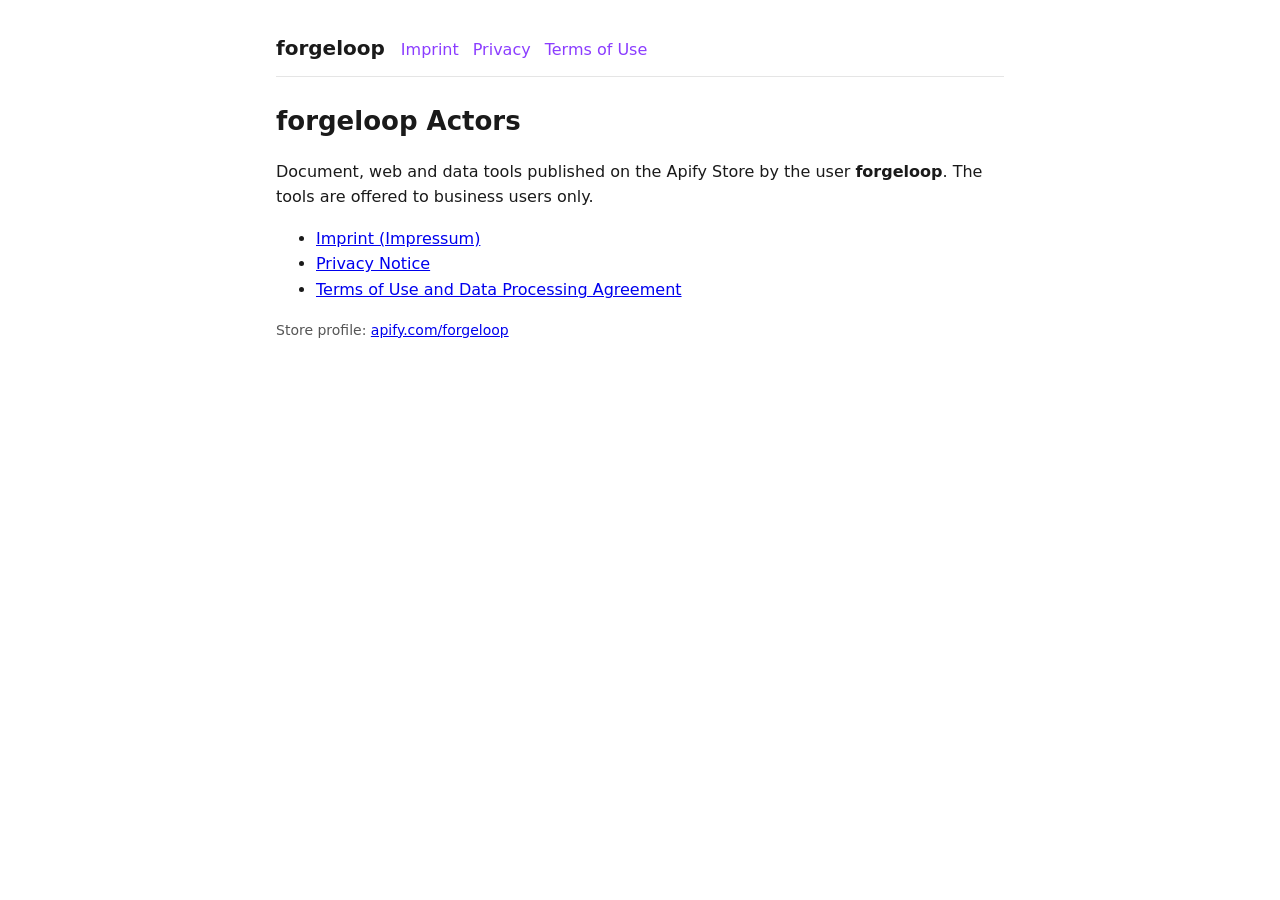
<file: index.html>
<!doctype html>
<html lang="en">
<head>
<meta charset="utf-8">
<meta name="viewport" content="width=device-width, initial-scale=1">
<title>forgeloop: Legal</title>
<link rel="stylesheet" href="style.css">
</head>
<body>
<main>
<header><strong>forgeloop</strong><nav><a href="imprint.html">Imprint</a><a href="privacy.html">Privacy</a><a href="terms.html">Terms of Use</a></nav></header>
<h1>forgeloop Actors</h1>
<p>Document, web and data tools published on the Apify Store by the user <strong>forgeloop</strong>. The tools are offered to business users only.</p>
<ul>
<li><a href="imprint.html">Imprint (Impressum)</a></li>
<li><a href="privacy.html">Privacy Notice</a></li>
<li><a href="terms.html">Terms of Use and Data Processing Agreement</a></li>
</ul>
<p class="muted">Store profile: <a href="https://apify.com/forgeloop">apify.com/forgeloop</a></p>
</main>
</body>
</html>
</file>
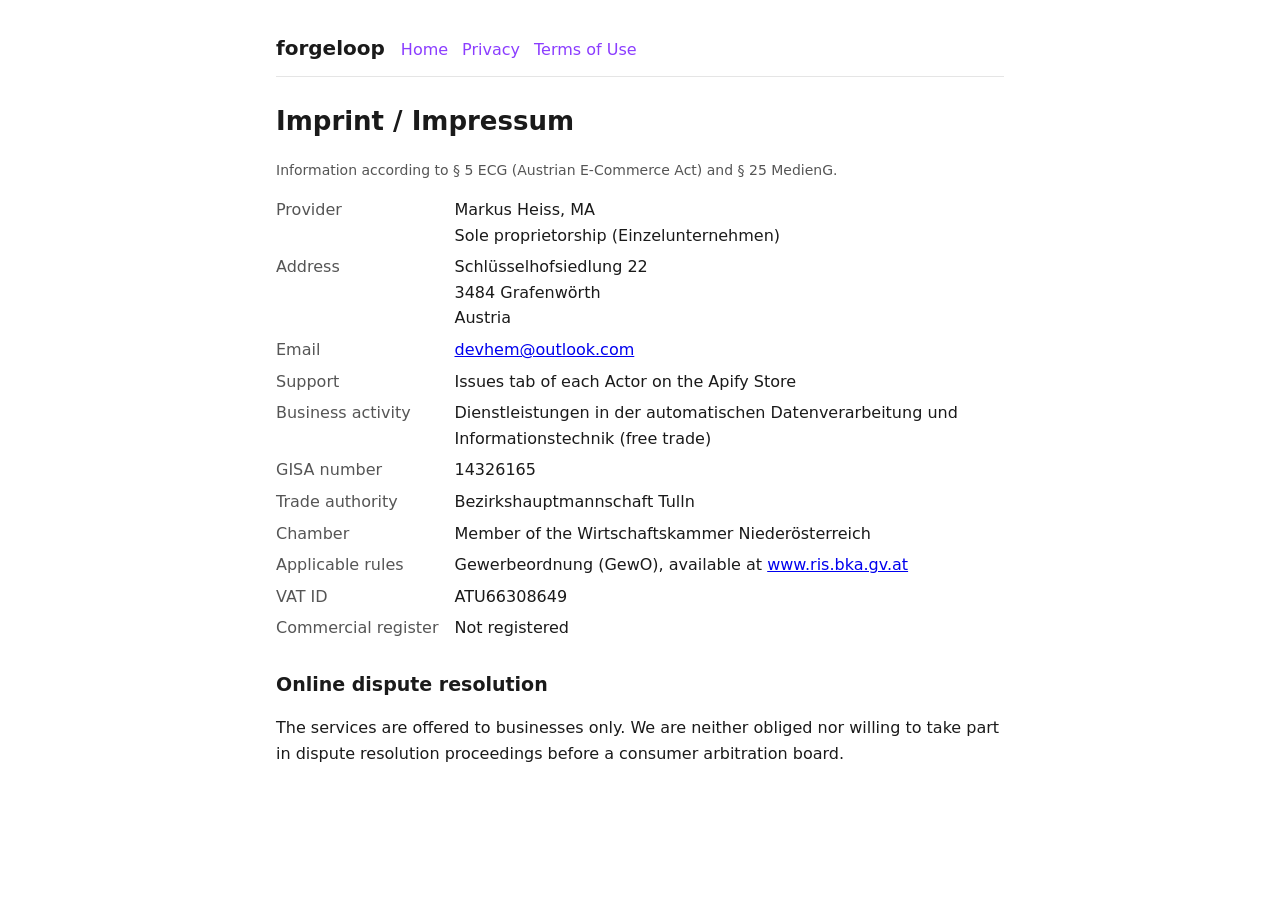
<file: imprint.html>
<!doctype html>
<html lang="en">
<head>
<meta charset="utf-8">
<meta name="viewport" content="width=device-width, initial-scale=1">
<title>forgeloop: Imprint</title>
<link rel="stylesheet" href="style.css">
</head>
<body>
<main>
<header><strong>forgeloop</strong><nav><a href="index.html">Home</a><a href="privacy.html">Privacy</a><a href="terms.html">Terms of Use</a></nav></header>
<h1>Imprint / Impressum</h1>
<p class="muted">Information according to § 5 ECG (Austrian E-Commerce Act) and § 25 MedienG.</p>
<dl>
<dt>Provider</dt><dd>Markus Heiss, MA<br>Sole proprietorship (Einzelunternehmen)</dd>
<dt>Address</dt><dd>Schlüsselhofsiedlung 22<br>3484 Grafenwörth<br>Austria</dd>
<dt>Email</dt><dd><a href="mailto:devhem@outlook.com">devhem@outlook.com</a></dd>
<dt>Support</dt><dd>Issues tab of each Actor on the Apify Store</dd>
<dt>Business activity</dt><dd>Dienstleistungen in der automatischen Datenverarbeitung und Informationstechnik (free trade)</dd>
<dt>GISA number</dt><dd>14326165</dd>
<dt>Trade authority</dt><dd>Bezirkshauptmannschaft Tulln</dd>
<dt>Chamber</dt><dd>Member of the Wirtschaftskammer Niederösterreich</dd>
<dt>Applicable rules</dt><dd>Gewerbeordnung (GewO), available at <a href="https://www.ris.bka.gv.at">www.ris.bka.gv.at</a></dd>
<dt>VAT ID</dt><dd>ATU66308649</dd>
<dt>Commercial register</dt><dd>Not registered</dd>
</dl>
<h2>Online dispute resolution</h2>
<p>The services are offered to businesses only. We are neither obliged nor willing to take part in dispute resolution proceedings before a consumer arbitration board.</p>
</main>
</body>
</html>
</file>
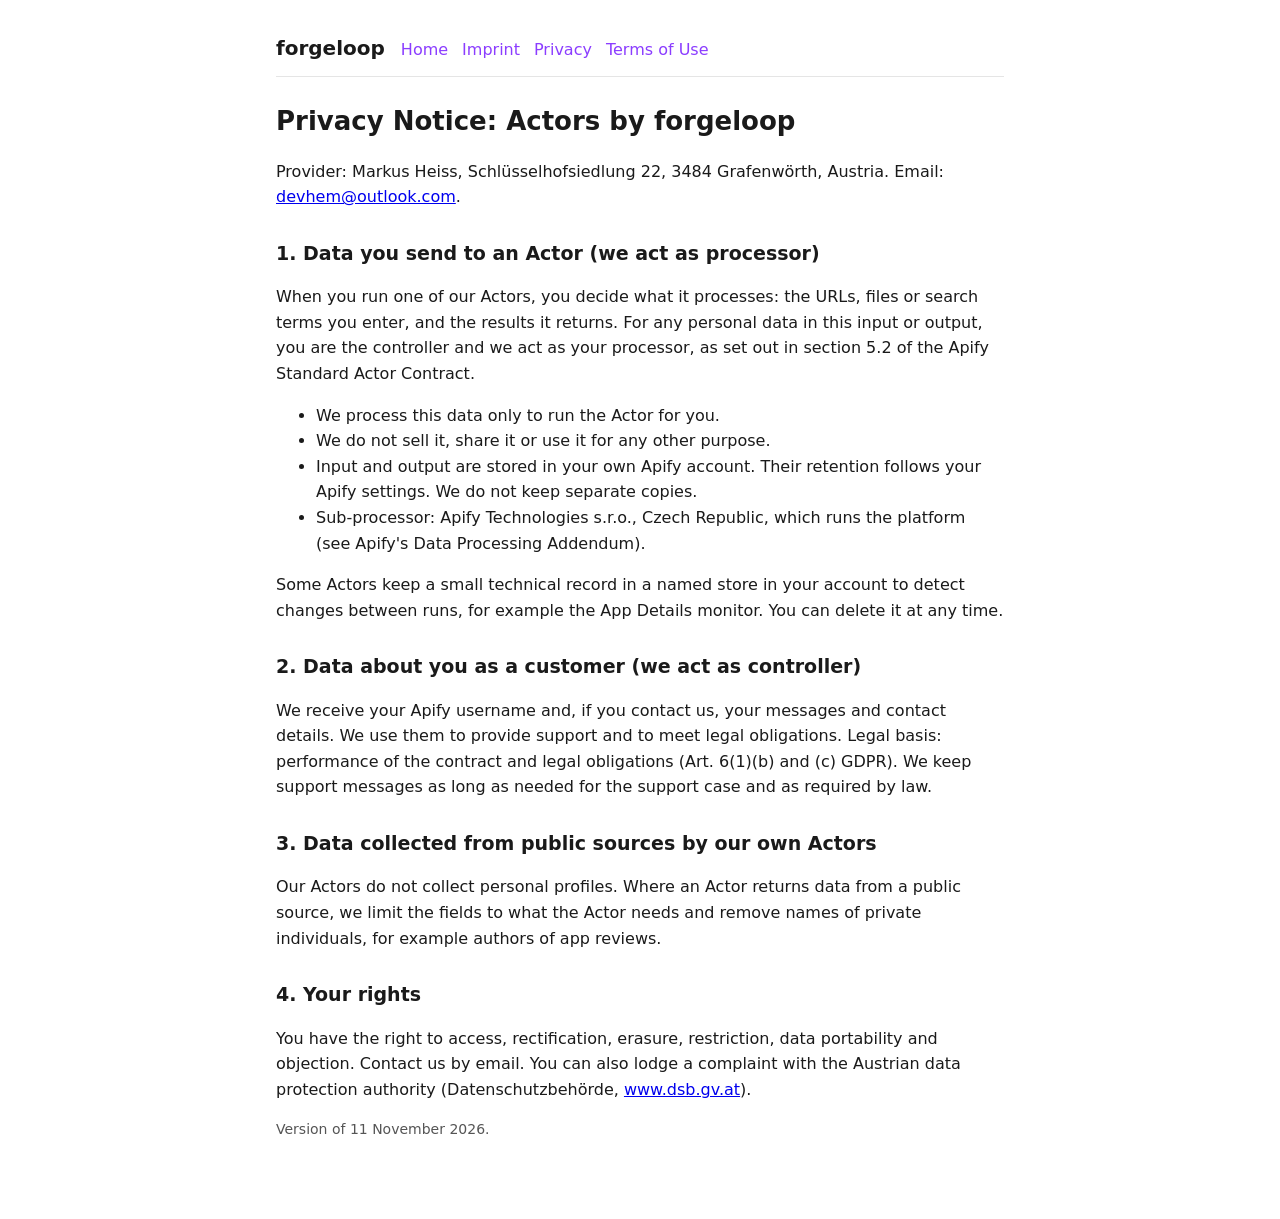
<file: privacy.html>
<!doctype html>
<html lang="en">
<head>
<meta charset="utf-8">
<meta name="viewport" content="width=device-width, initial-scale=1">
<title>forgeloop: Privacy Notice</title>
<link rel="stylesheet" href="style.css">
</head>
<body>
<main>
<header><strong>forgeloop</strong><nav><a href="index.html">Home</a><a href="imprint.html">Imprint</a><a href="privacy.html">Privacy</a><a href="terms.html">Terms of Use</a></nav></header>
<h1>Privacy Notice: Actors by forgeloop</h1>
<p>Provider: Markus Heiss, Schlüsselhofsiedlung 22, 3484 Grafenwörth, Austria. Email: <a href="mailto:devhem@outlook.com">devhem@outlook.com</a>.</p>
<h2>1. Data you send to an Actor (we act as processor)</h2>
<p>When you run one of our Actors, you decide what it processes: the URLs, files or search terms you enter, and the results it returns. For any personal data in this input or output, you are the controller and we act as your processor, as set out in section 5.2 of the Apify Standard Actor Contract.</p>
<ul>
<li>We process this data only to run the Actor for you.</li>
<li>We do not sell it, share it or use it for any other purpose.</li>
<li>Input and output are stored in your own Apify account. Their retention follows your Apify settings. We do not keep separate copies.</li>
<li>Sub-processor: Apify Technologies s.r.o., Czech Republic, which runs the platform (see Apify&#39;s Data Processing Addendum).</li>
</ul>
<p>Some Actors keep a small technical record in a named store in your account to detect changes between runs, for example the App Details monitor. You can delete it at any time.</p>
<h2>2. Data about you as a customer (we act as controller)</h2>
<p>We receive your Apify username and, if you contact us, your messages and contact details. We use them to provide support and to meet legal obligations. Legal basis: performance of the contract and legal obligations (Art. 6(1)(b) and (c) GDPR). We keep support messages as long as needed for the support case and as required by law.</p>
<h2>3. Data collected from public sources by our own Actors</h2>
<p>Our Actors do not collect personal profiles. Where an Actor returns data from a public source, we limit the fields to what the Actor needs and remove names of private individuals, for example authors of app reviews.</p>
<h2>4. Your rights</h2>
<p>You have the right to access, rectification, erasure, restriction, data portability and objection. Contact us by email. You can also lodge a complaint with the Austrian data protection authority (Datenschutzbehörde, <a href="http://www.dsb.gv.at">www.dsb.gv.at</a>).</p>
<p class="muted">Version of 11 November 2026.</p>
</main>
</body>
</html>
</file>
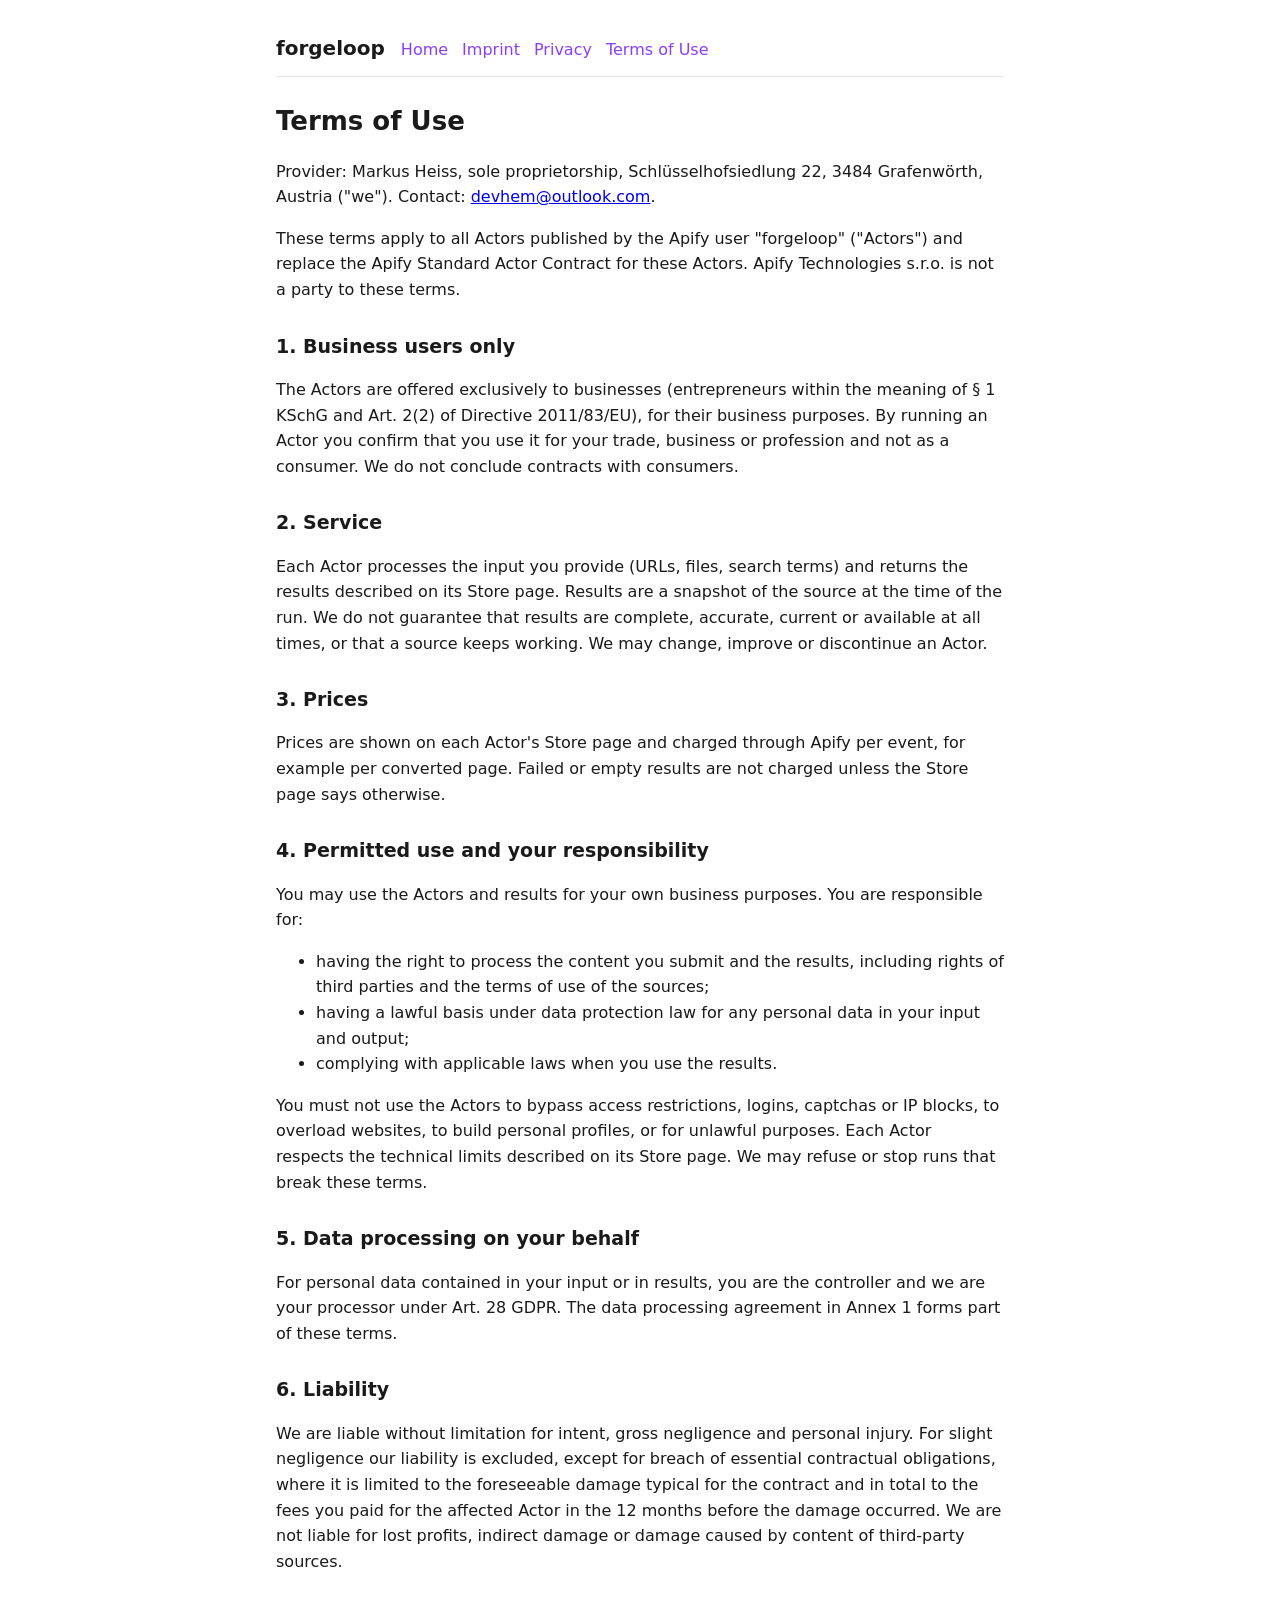
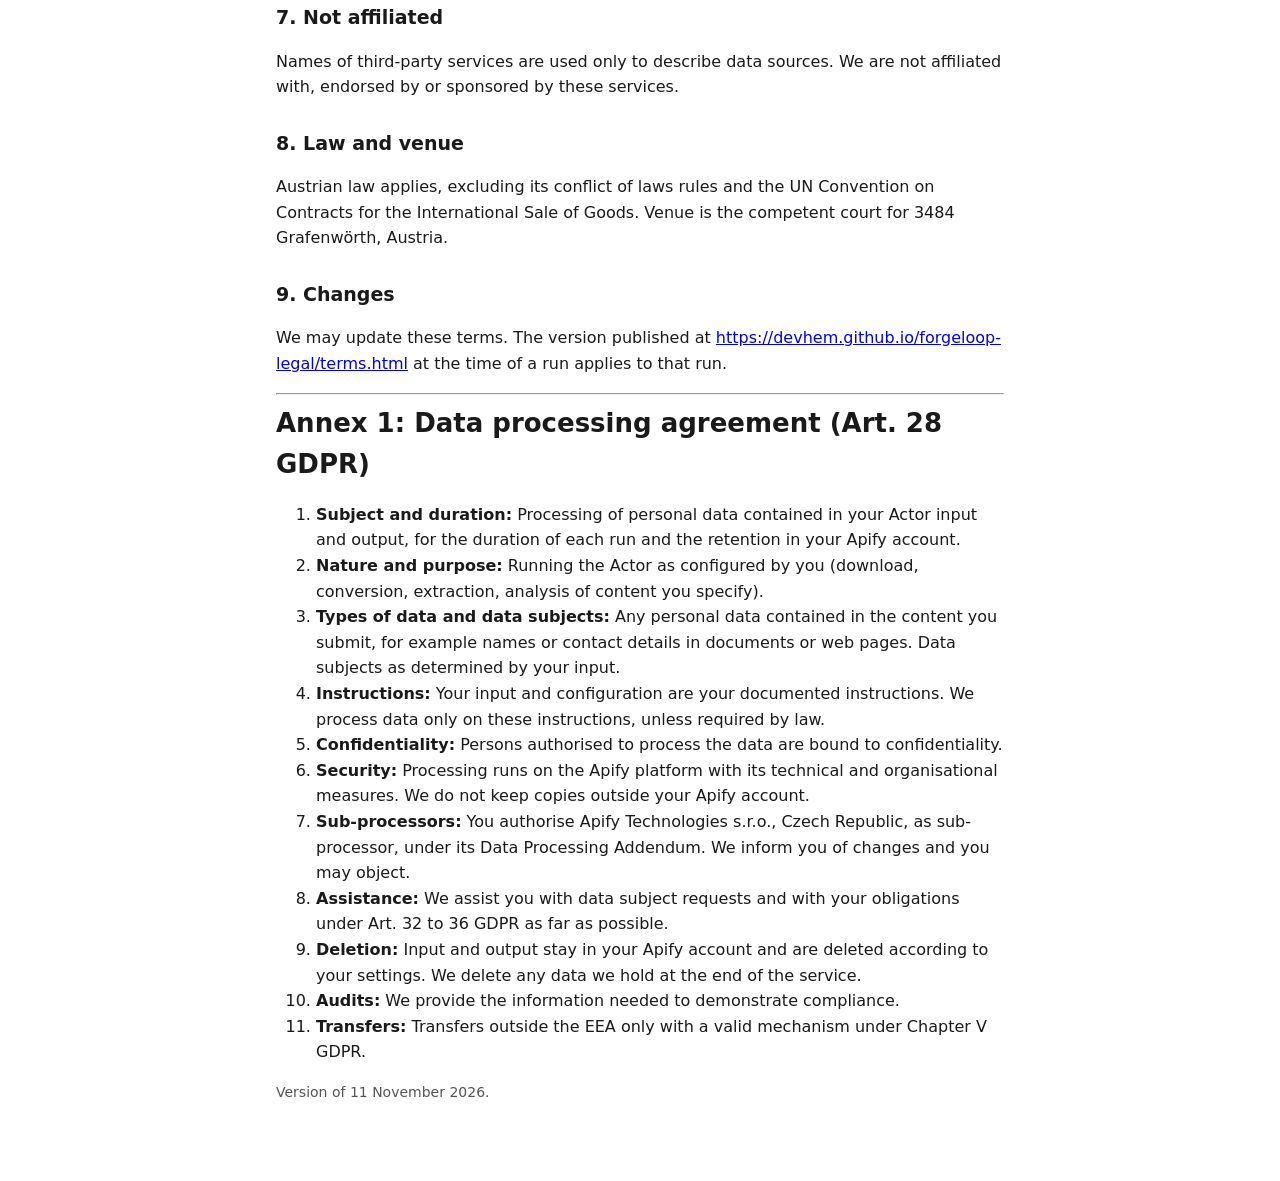
<file: terms.html>
<!doctype html>
<html lang="en">
<head>
<meta charset="utf-8">
<meta name="viewport" content="width=device-width, initial-scale=1">
<title>forgeloop: Terms of Use</title>
<link rel="stylesheet" href="style.css">
</head>
<body>
<main>
<header><strong>forgeloop</strong><nav><a href="index.html">Home</a><a href="imprint.html">Imprint</a><a href="privacy.html">Privacy</a><a href="terms.html">Terms of Use</a></nav></header>
<h1>Terms of Use</h1>
<p>Provider: Markus Heiss, sole proprietorship, Schlüsselhofsiedlung 22, 3484 Grafenwörth, Austria (&quot;we&quot;). Contact: <a href="mailto:devhem@outlook.com">devhem@outlook.com</a>.</p>
<p>These terms apply to all Actors published by the Apify user &quot;forgeloop&quot; (&quot;Actors&quot;) and replace the Apify Standard Actor Contract for these Actors. Apify Technologies s.r.o. is not a party to these terms.</p>
<h2>1. Business users only</h2>
<p>The Actors are offered exclusively to businesses (entrepreneurs within the meaning of § 1 KSchG and Art. 2(2) of Directive 2011/83/EU), for their business purposes. By running an Actor you confirm that you use it for your trade, business or profession and not as a consumer. We do not conclude contracts with consumers.</p>
<h2>2. Service</h2>
<p>Each Actor processes the input you provide (URLs, files, search terms) and returns the results described on its Store page. Results are a snapshot of the source at the time of the run. We do not guarantee that results are complete, accurate, current or available at all times, or that a source keeps working. We may change, improve or discontinue an Actor.</p>
<h2>3. Prices</h2>
<p>Prices are shown on each Actor&#39;s Store page and charged through Apify per event, for example per converted page. Failed or empty results are not charged unless the Store page says otherwise.</p>
<h2>4. Permitted use and your responsibility</h2>
<p>You may use the Actors and results for your own business purposes. You are responsible for:</p>
<ul>
<li>having the right to process the content you submit and the results, including rights of third parties and the terms of use of the sources;</li>
<li>having a lawful basis under data protection law for any personal data in your input and output;</li>
<li>complying with applicable laws when you use the results.</li>
</ul>
<p>You must not use the Actors to bypass access restrictions, logins, captchas or IP blocks, to overload websites, to build personal profiles, or for unlawful purposes. Each Actor respects the technical limits described on its Store page. We may refuse or stop runs that break these terms.</p>
<h2>5. Data processing on your behalf</h2>
<p>For personal data contained in your input or in results, you are the controller and we are your processor under Art. 28 GDPR. The data processing agreement in Annex 1 forms part of these terms.</p>
<h2>6. Liability</h2>
<p>We are liable without limitation for intent, gross negligence and personal injury. For slight negligence our liability is excluded, except for breach of essential contractual obligations, where it is limited to the foreseeable damage typical for the contract and in total to the fees you paid for the affected Actor in the 12 months before the damage occurred. We are not liable for lost profits, indirect damage or damage caused by content of third-party sources.</p>
<h2>7. Not affiliated</h2>
<p>Names of third-party services are used only to describe data sources. We are not affiliated with, endorsed by or sponsored by these services.</p>
<h2>8. Law and venue</h2>
<p>Austrian law applies, excluding its conflict of laws rules and the UN Convention on Contracts for the International Sale of Goods. Venue is the competent court for 3484 Grafenwörth, Austria.</p>
<h2>9. Changes</h2>
<p>We may update these terms. The version published at <a href="https://devhem.github.io/forgeloop-legal/terms.html">https://devhem.github.io/forgeloop-legal/terms.html</a> at the time of a run applies to that run.</p>
<hr>
<h1>Annex 1: Data processing agreement (Art. 28 GDPR)</h1>
<ol>
<li><strong>Subject and duration:</strong> Processing of personal data contained in your Actor input and output, for the duration of each run and the retention in your Apify account.</li>
<li><strong>Nature and purpose:</strong> Running the Actor as configured by you (download, conversion, extraction, analysis of content you specify).</li>
<li><strong>Types of data and data subjects:</strong> Any personal data contained in the content you submit, for example names or contact details in documents or web pages. Data subjects as determined by your input.</li>
<li><strong>Instructions:</strong> Your input and configuration are your documented instructions. We process data only on these instructions, unless required by law.</li>
<li><strong>Confidentiality:</strong> Persons authorised to process the data are bound to confidentiality.</li>
<li><strong>Security:</strong> Processing runs on the Apify platform with its technical and organisational measures. We do not keep copies outside your Apify account.</li>
<li><strong>Sub-processors:</strong> You authorise Apify Technologies s.r.o., Czech Republic, as sub-processor, under its Data Processing Addendum. We inform you of changes and you may object.</li>
<li><strong>Assistance:</strong> We assist you with data subject requests and with your obligations under Art. 32 to 36 GDPR as far as possible.</li>
<li><strong>Deletion:</strong> Input and output stay in your Apify account and are deleted according to your settings. We delete any data we hold at the end of the service.</li>
<li><strong>Audits:</strong> We provide the information needed to demonstrate compliance.</li>
<li><strong>Transfers:</strong> Transfers outside the EEA only with a valid mechanism under Chapter V GDPR.</li>
</ol>
<p class="muted">Version of 11 November 2026.</p>
</main>
</body>
</html>
</file>
<file: style.css>
:root { --fg: #1a1a1a; --muted: #555; --accent: #8b3dff; --bg: #ffffff; --line: #e5e5e5; }
@media (prefers-color-scheme: dark) { :root { --fg: #ececec; --muted: #aaa; --accent: #b78cff; --bg: #141414; --line: #333; } }
* { box-sizing: border-box; }
body { margin: 0; background: var(--bg); color: var(--fg); font: 16px/1.6 system-ui, -apple-system, "Segoe UI", Roboto, Arial, sans-serif; }
main { max-width: 760px; margin: 0 auto; padding: 32px 16px 64px; }
header { display: flex; flex-wrap: wrap; gap: 16px; align-items: baseline; border-bottom: 1px solid var(--line); padding-bottom: 12px; margin-bottom: 24px; }
header strong { font-size: 20px; }
nav a { margin-right: 14px; color: var(--accent); text-decoration: none; }
nav a:hover { text-decoration: underline; }
h1 { font-size: 26px; margin: 8px 0 16px; }
h2 { font-size: 19px; margin: 28px 0 8px; }
p, li { color: var(--fg); }
.muted { color: var(--muted); font-size: 14px; }
dl { display: grid; grid-template-columns: max-content 1fr; gap: 6px 16px; }
dt { color: var(--muted); }
dd { margin: 0; }
@media (max-width: 520px) { dl { grid-template-columns: 1fr; } dt { margin-top: 8px; } }
</file>
